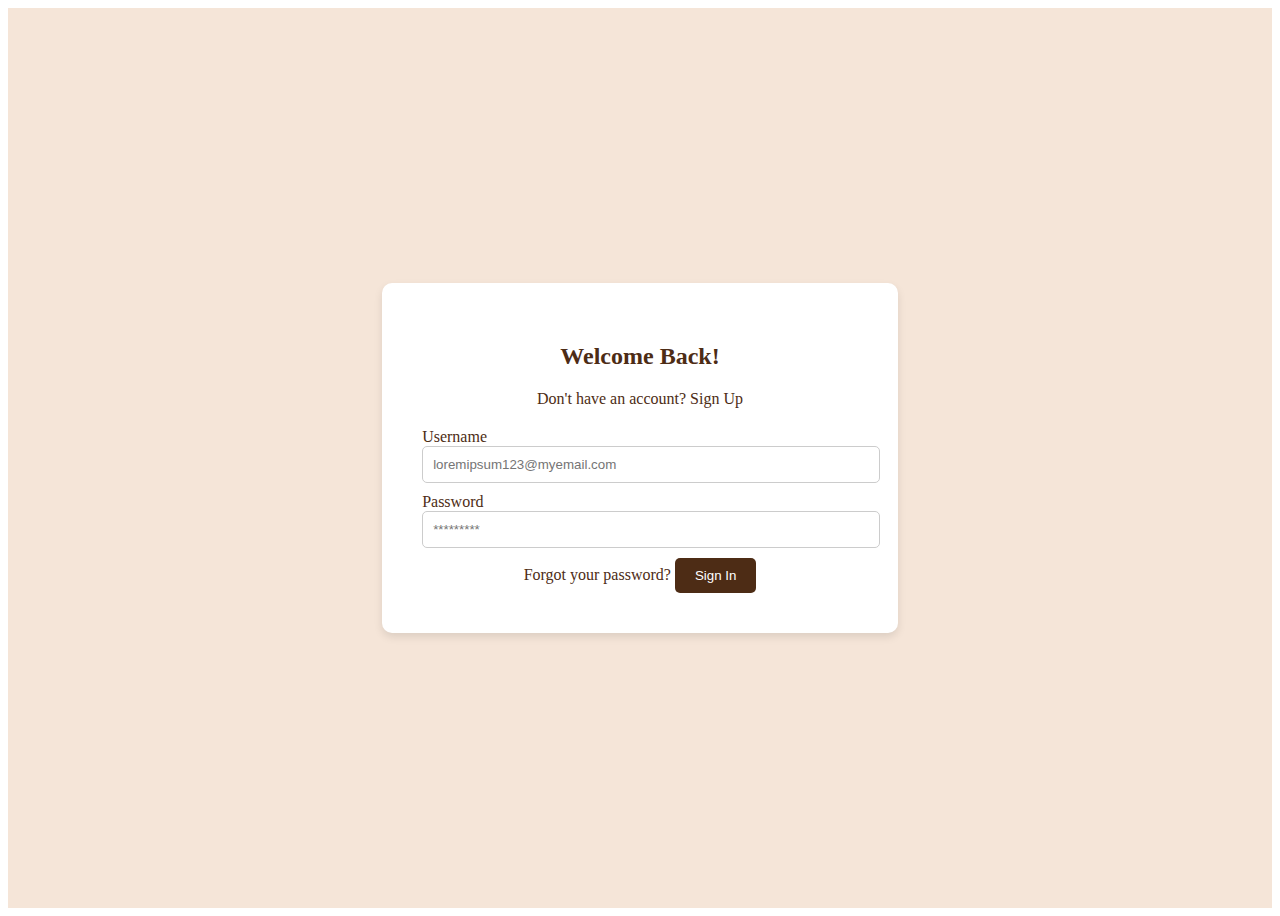
<file: entregable 2.0/pantalla2.html>
<!DOCTYPE html>
<html lang="es">
<head>
    <meta charset="UTF-8">
    <meta name="viewport" content="width=device-width, initial-scale=1.0">
    <title>Iniciar Sesión</title>
    <link rel="stylesheet" href="pantalla2.css">
</head>
<body>
    <section class="login-section">
        <div class="login-box">
            <h2>Welcome Back!</h2>
            <p>Don't have an account? <a href="#">Sign Up</a></p>
            <form action="#">
                <label for="username">Username</label>
                <input type="text" id="username" placeholder="loremipsum123@myemail.com">

                <label for="password">Password</label>
                <input type="password" id="password" placeholder="*********">

                <a href="#">Forgot your password?</a>

                <button type="submit" class="btn">Sign In</button>
            </form>
        </div>
    </section>
</body>
</html>
</file>
<file: entregable 2.0/pantalla2.css>
.login-section {
    display: flex;
    justify-content: center;
    align-items: center;
    height: 100vh;
    background-color: #F5E5D8;
}

.login-box {
    background-color: #fff;
    padding: 40px;
    border-radius: 10px;
    box-shadow: 0 4px 8px rgba(0,0,0,0.1);
    text-align: center;
}

.login-box h2 {
    color: #4D2C15;
}

.login-box p {
    color: #4D2C15;
}

.login-box form {
    margin-top: 20px;
}

.login-box label {
    display: block;
    text-align: left;
    color: #4D2C15;
}

.login-box input {
    width: 100%;
    padding: 10px;
    margin-bottom: 10px;
    border: 1px solid #ccc;
    border-radius: 5px;
}

.login-box .btn {
    background-color: #4D2C15;
    color: white;
    padding: 10px 20px;
    border: none;
    border-radius: 5px;
    cursor: pointer;
}

.login-box a {
    color: #4D2C15;
    text-decoration: none;
}
</file>
